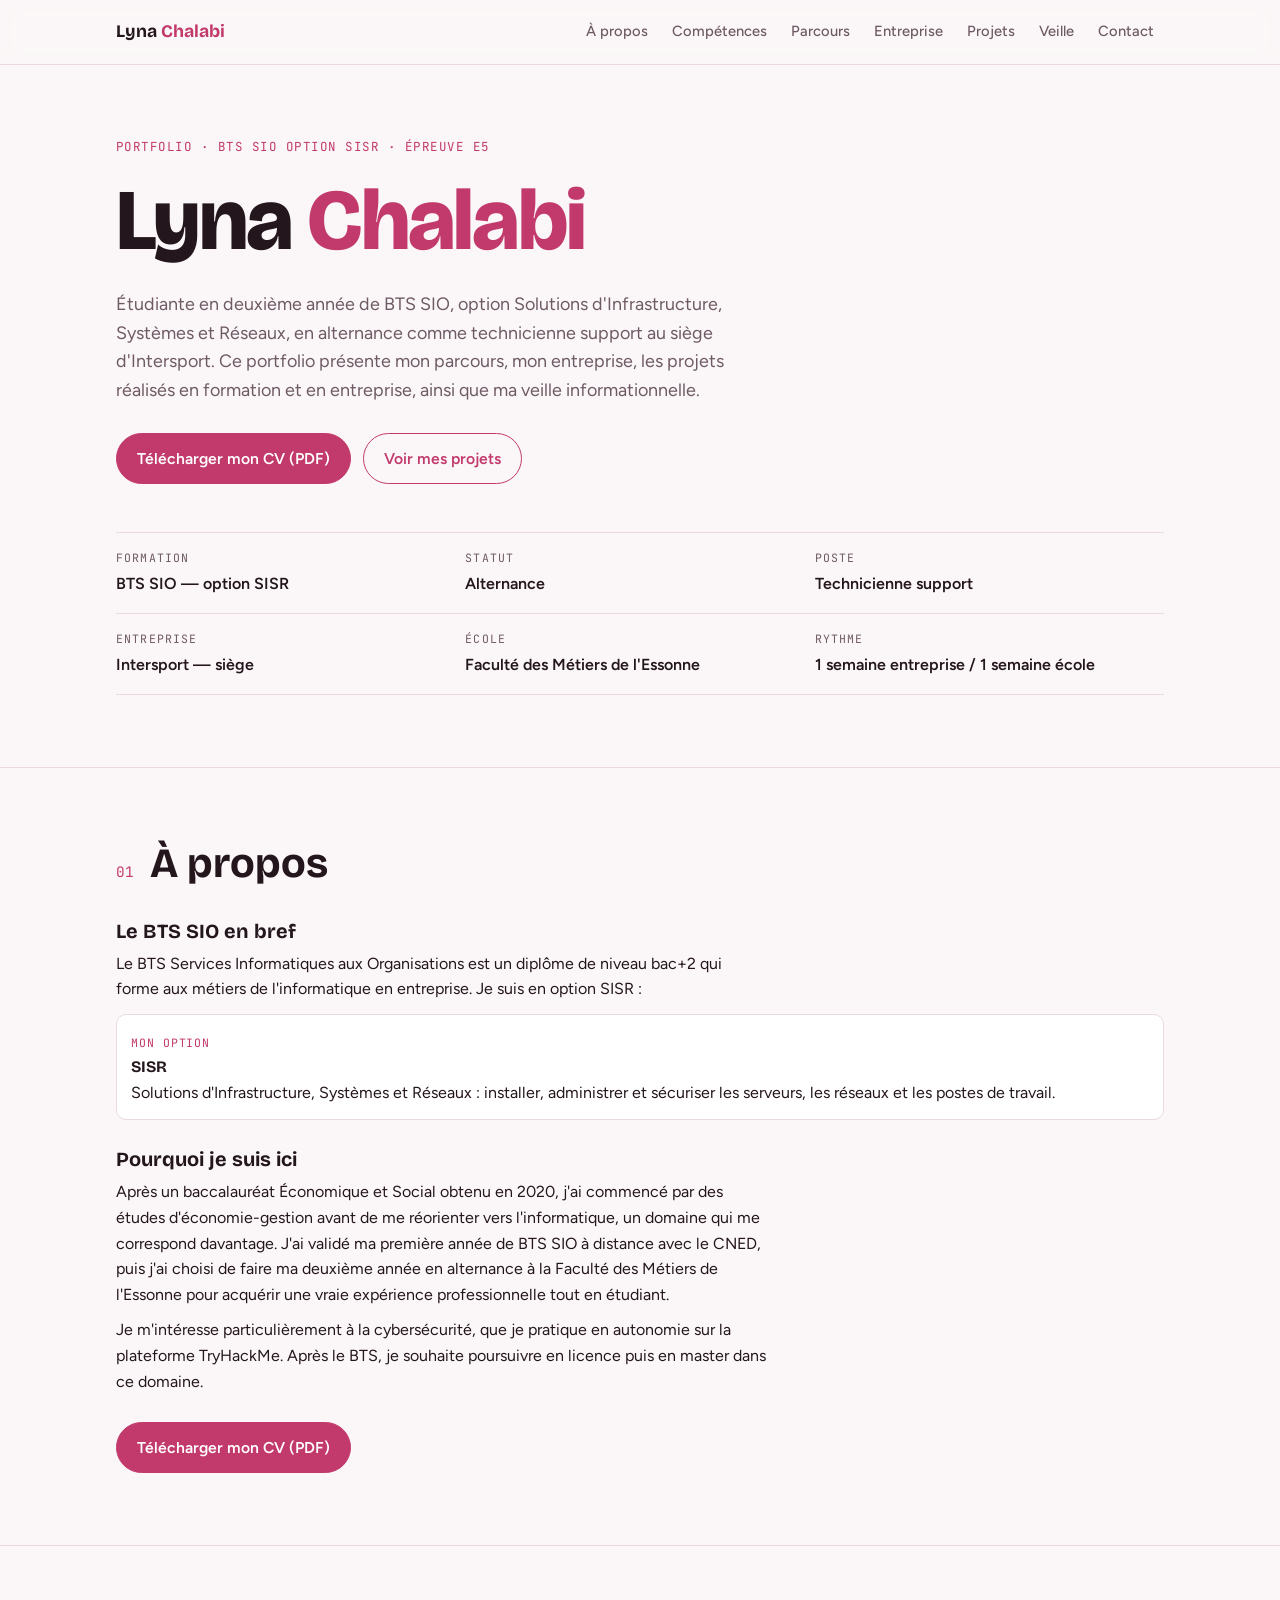
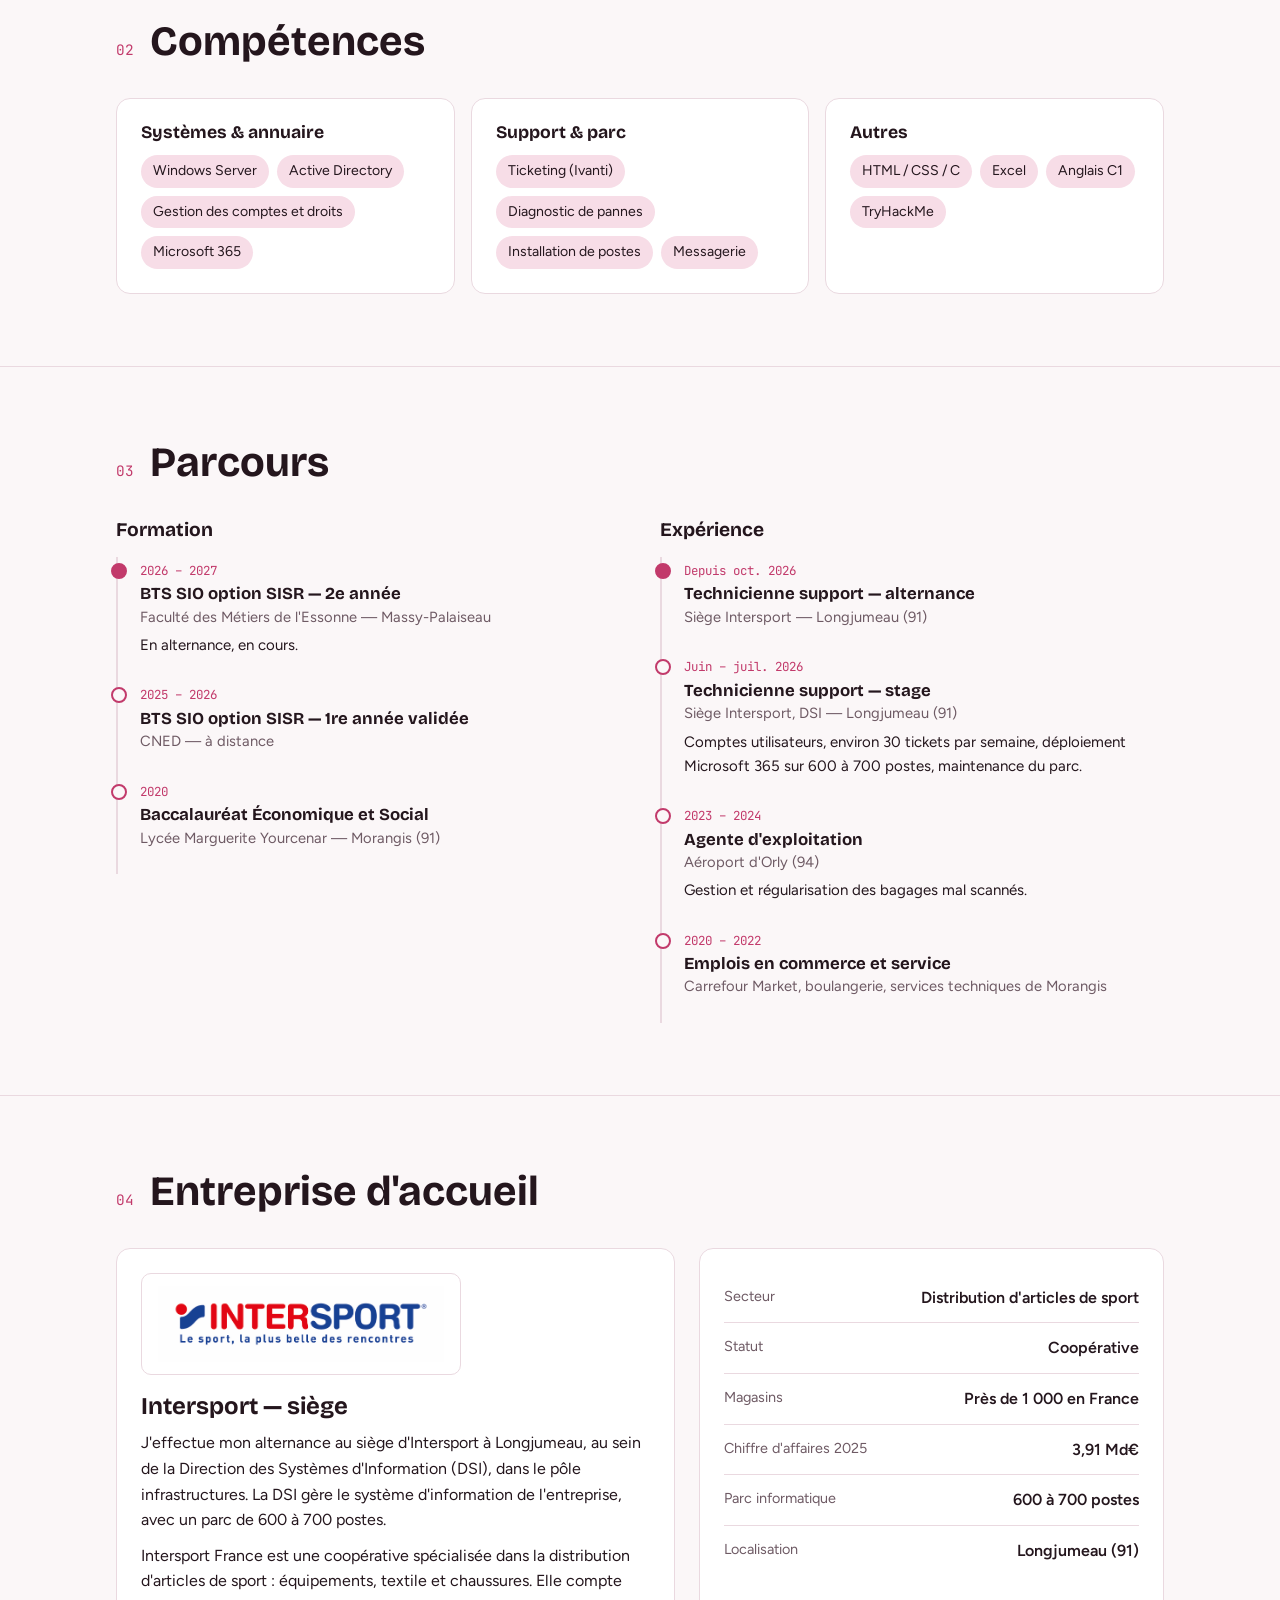
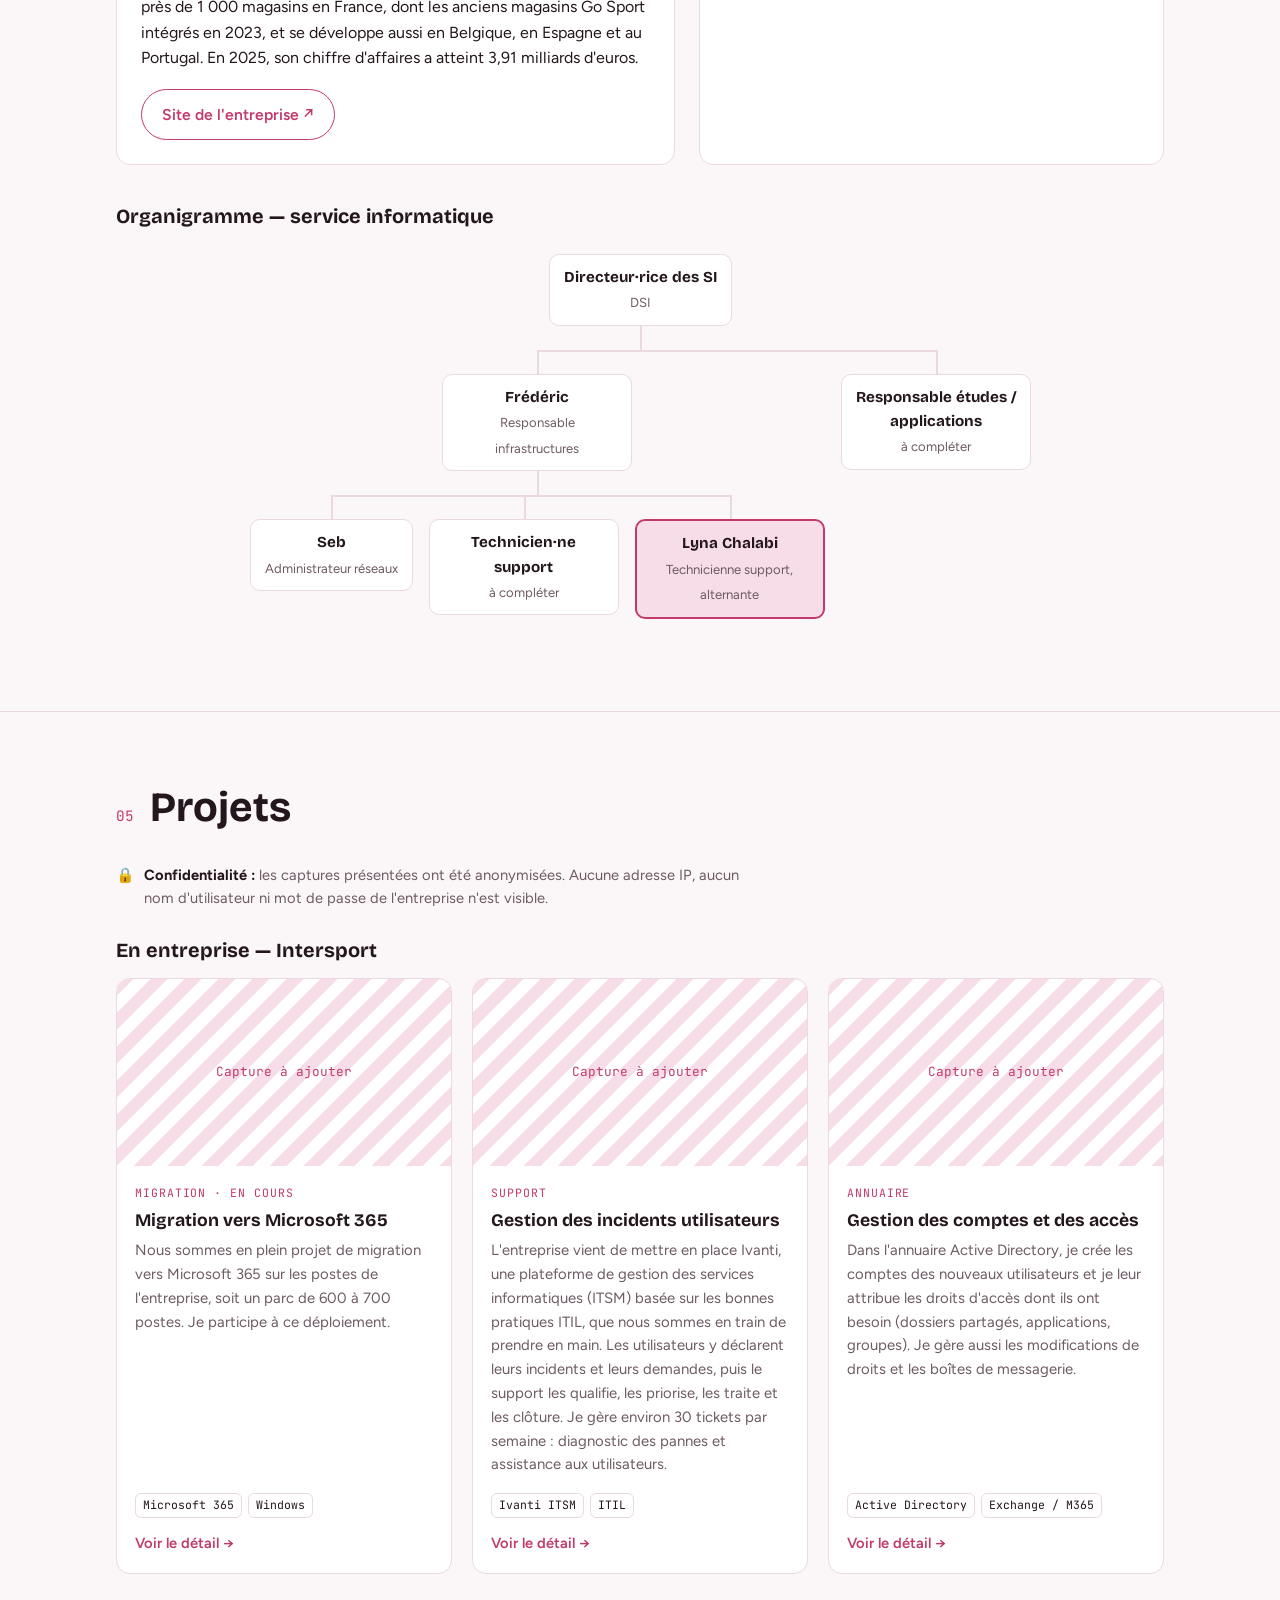
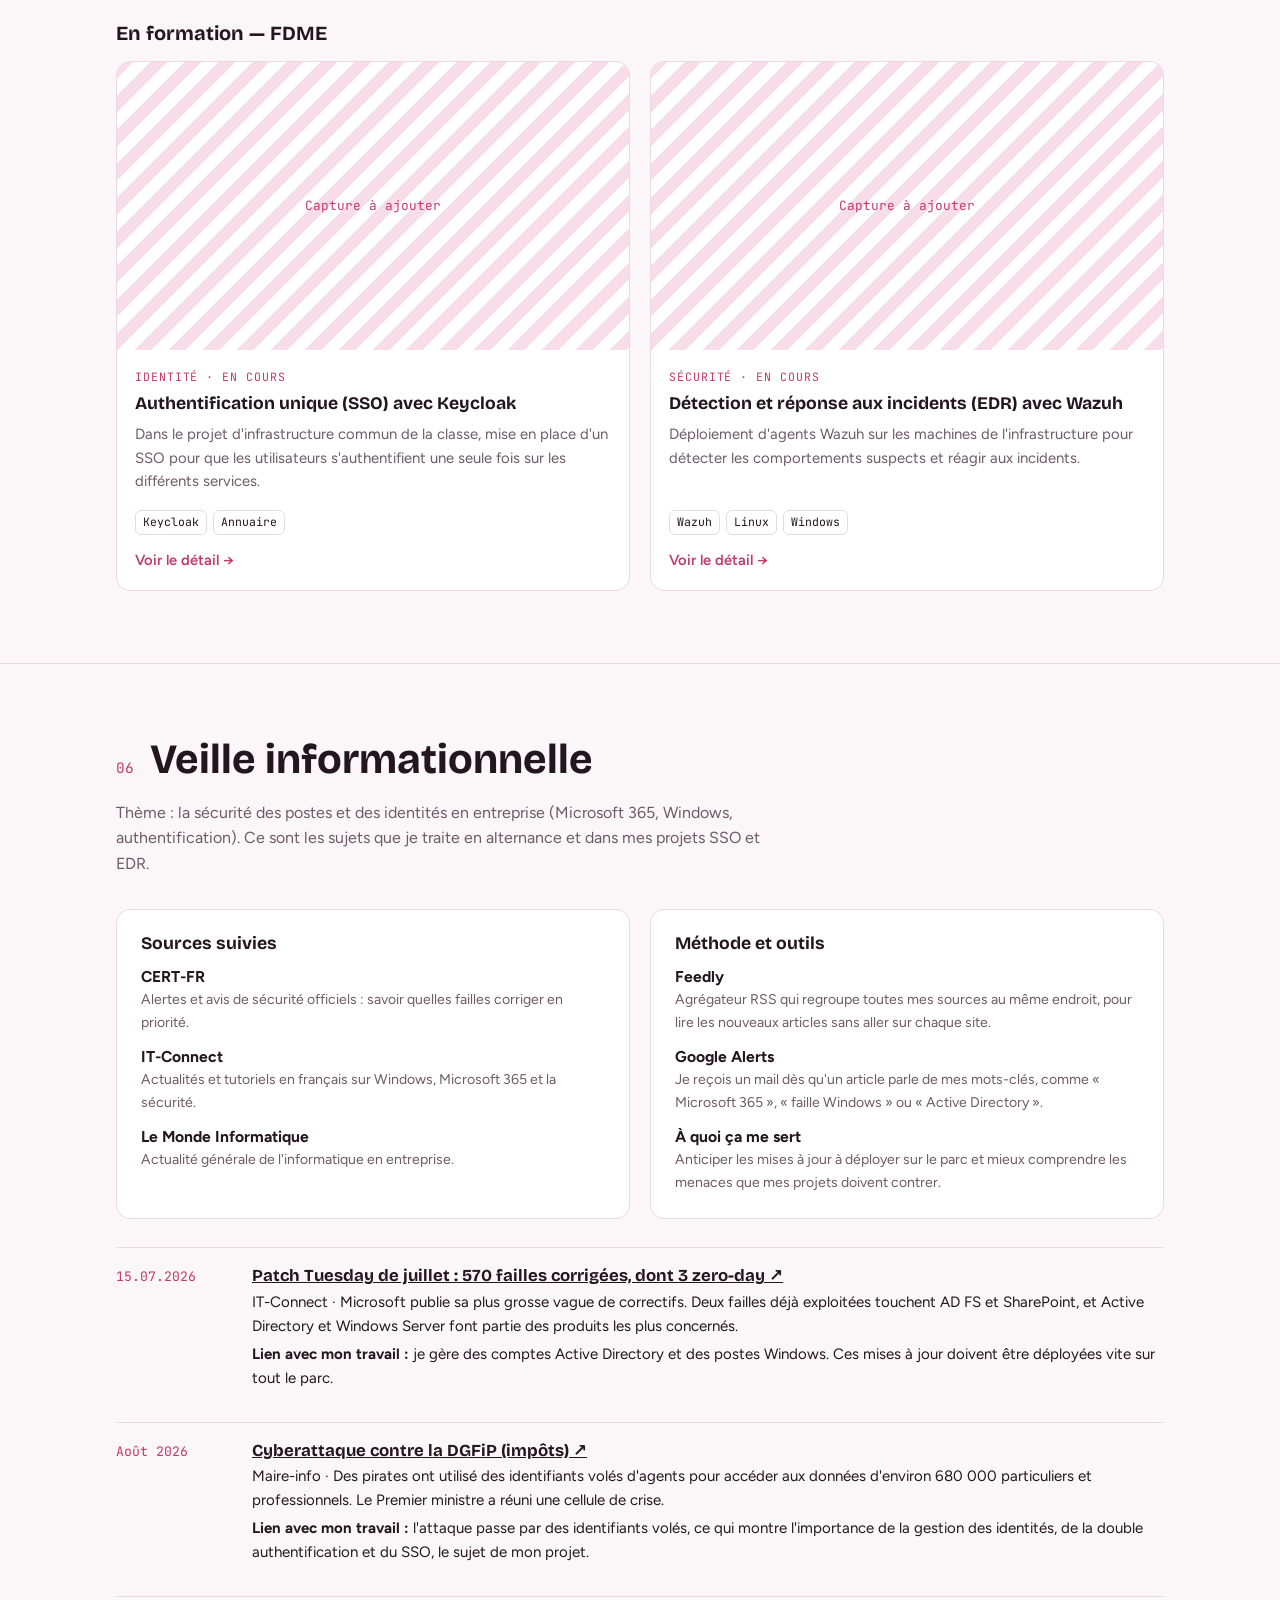
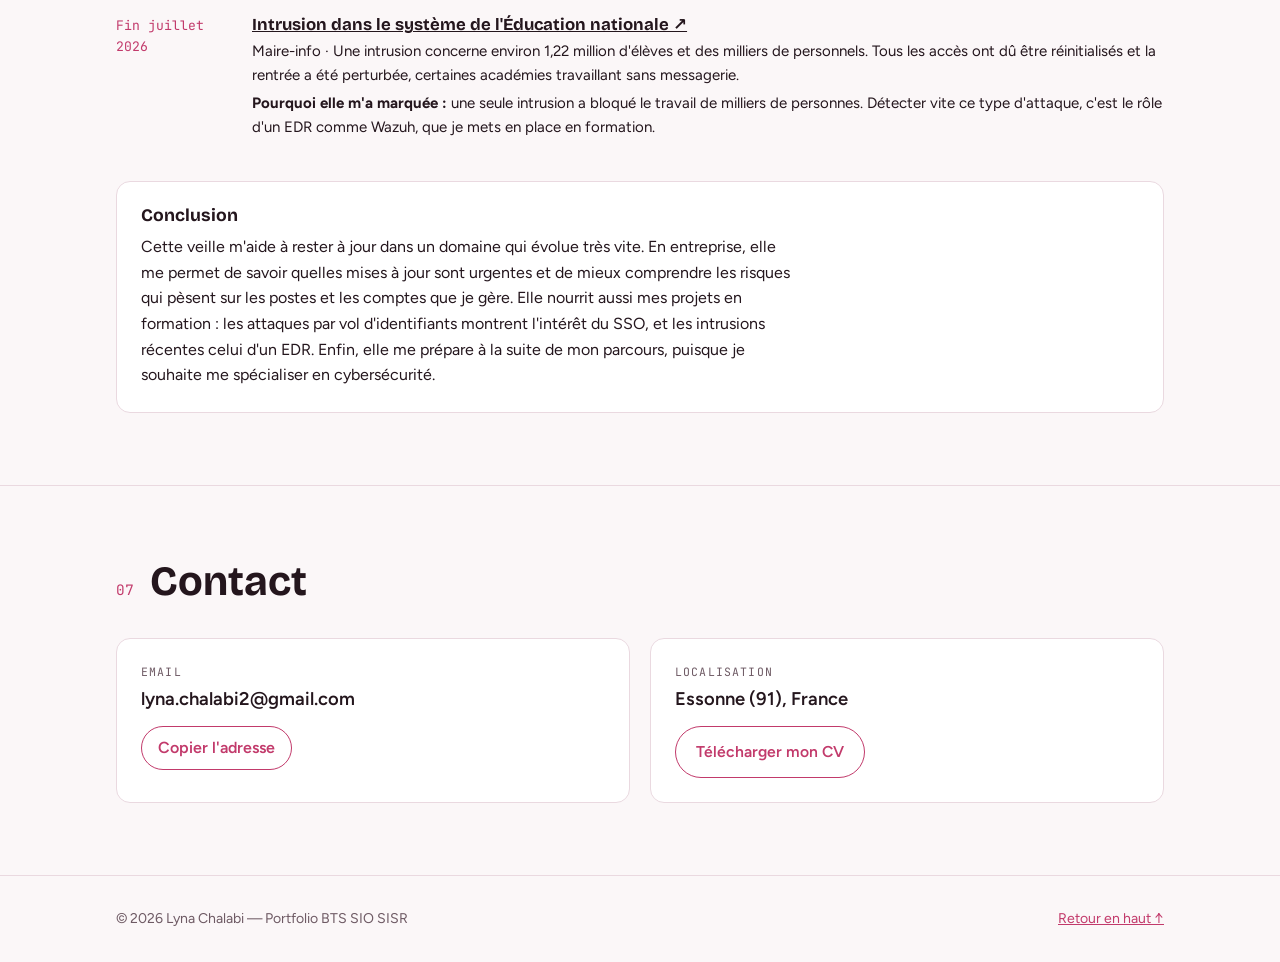
<file: index.html>
<!doctype html>
<html lang="fr">
<head>
<meta charset="utf-8">
<meta name="viewport" content="width=device-width,initial-scale=1,viewport-fit=cover">
<title>Portfolio Lyna Chalabi</title>
<meta name="description" content="Portfolio BTS SIO SISR de Lyna Chalabi, technicienne support en alternance.">
<style>body{margin:0;padding:0}img{max-width:100%}[hidden]{display:none!important}</style>
<link rel="preconnect" href="https://fonts.googleapis.com">
<link rel="preconnect" href="https://fonts.gstatic.com" crossorigin>
<link rel="stylesheet" href="https://fonts.googleapis.com/css2?family=Bricolage+Grotesque:opsz,wght@12..96,500;12..96,700;12..96,800&family=Figtree:wght@400;500;600&family=JetBrains+Mono:wght@400;500&display=swap">
<style>
/* Layout : en-tête collant, sections pleine largeur numérotées 01→07 comme le modèle, colonne centrale 1080px */
:root{
  --bg:#fbf7f8; --surface:#ffffff; --ink:#24161d; --muted:#6e5a64; --line:#ead9e0;
  --rose:#c23a6b; --rose-soft:#f7dde7; --plum:#3d1f2e; --todo:#9a6b00; --todo-bg:#fff4d6;
  --f-display:"Bricolage Grotesque",ui-sans-serif,system-ui,sans-serif;
  --f-body:"Figtree",ui-sans-serif,system-ui,sans-serif;
  --f-mono:"JetBrains Mono",ui-monospace,Menlo,Consolas,monospace;
}
@media (prefers-color-scheme: dark){:root:not([data-theme="light"]){
  --bg:#17101a; --surface:#21172a; --ink:#f4e9ee; --muted:#b9a3ae; --line:#3a2a36;
  --rose:#f07aa3; --rose-soft:#3f1f30; --plum:#f4e9ee; --todo:#f2c45c; --todo-bg:#3a2e12; color-scheme:dark}}
:root[data-theme="dark"]{
  --bg:#17101a; --surface:#21172a; --ink:#f4e9ee; --muted:#b9a3ae; --line:#3a2a36;
  --rose:#f07aa3; --rose-soft:#3f1f30; --plum:#f4e9ee; --todo:#f2c45c; --todo-bg:#3a2e12; color-scheme:dark}

*{box-sizing:border-box}
html{scroll-behavior:smooth}
@media (prefers-reduced-motion:reduce){html{scroll-behavior:auto}}
body{background:var(--bg);color:var(--ink);font-family:var(--f-body);font-size:16px;line-height:1.6}
body::before{content:"";position:fixed;inset:0 0 auto;height:env(safe-area-inset-top,0px);z-index:30;background:var(--bg)}
a{color:var(--rose)}
a:focus-visible,button:focus-visible{outline:2px solid var(--rose);outline-offset:3px;border-radius:4px}
h1,h2,h3,h4{font-family:var(--f-display);line-height:1.15;text-wrap:balance;margin:0}
p{margin:0}
.wrap{max-width:1080px;margin:0 auto;padding-left:max(16px,env(safe-area-inset-left,0px));padding-right:max(16px,env(safe-area-inset-right,0px))}

/* En-tête */
header{position:sticky;top:env(safe-area-inset-top,0px);z-index:20;background:color-mix(in srgb,var(--bg) 88%,transparent);backdrop-filter:blur(10px);border-bottom:1px solid var(--line)}
.nav{display:flex;align-items:center;justify-content:space-between;gap:16px;padding-block:14px}
.brand{font-family:var(--f-display);font-weight:700;font-size:1.1rem;color:var(--ink);text-decoration:none;white-space:nowrap}
.brand span{color:var(--rose)}
.nav ul{display:flex;gap:4px;list-style:none;margin:0;padding:0;flex-wrap:wrap}
.nav ul a{display:block;padding:6px 10px;border-radius:99px;color:var(--muted);text-decoration:none;font-size:.92rem;font-weight:500}
.nav ul a:hover{color:var(--ink);background:var(--rose-soft)}
.menu-btn{display:none;background:none;border:1px solid var(--line);color:var(--ink);border-radius:8px;padding:6px 12px;font:inherit;cursor:pointer}
@media (max-width:860px){
  .menu-btn{display:block}
  .nav{flex-wrap:wrap}
  .nav ul{display:none;width:100%;flex-direction:column;padding-bottom:8px}
  .nav ul.open{display:flex}
}

/* Hero */
.hero{padding-block:72px 56px}
.eyebrow{font-family:var(--f-mono);font-size:.78rem;letter-spacing:.12em;text-transform:uppercase;color:var(--rose)}
.hero h1{font-size:clamp(2.6rem,8vw,5.4rem);font-weight:800;letter-spacing:-.02em;margin-top:14px}
.hero h1 em{font-style:normal;color:var(--rose)}
.hero .lead{max-width:60ch;margin-top:20px;font-size:1.12rem;color:var(--muted)}
.btns{display:flex;gap:12px;flex-wrap:wrap;margin-top:28px}
.btn{display:inline-flex;align-items:center;gap:8px;padding:12px 20px;border-radius:99px;font-weight:600;text-decoration:none;border:1.5px solid var(--rose);font-size:.98rem}
.btn.primary{background:var(--rose);color:var(--surface)}
.btn.primary:hover{filter:brightness(1.08)}
.btn.ghost{color:var(--rose)}
.btn.ghost:hover{background:var(--rose-soft)}
.facts{display:grid;grid-template-columns:repeat(3,minmax(0,1fr));gap:0;margin-top:48px;border-top:1px solid var(--line)}
.facts div{padding:16px 16px 16px 0;border-bottom:1px solid var(--line)}
.facts dt{font-family:var(--f-mono);font-size:.72rem;letter-spacing:.1em;text-transform:uppercase;color:var(--muted)}
.facts dd{margin:4px 0 0;font-weight:600}
@media (max-width:640px){.facts{grid-template-columns:repeat(2,minmax(0,1fr))}}

/* Sections */
section.block{padding-block:72px;border-top:1px solid var(--line)}
.sec-head{display:flex;align-items:baseline;gap:16px;margin-bottom:32px}
.sec-num{font-family:var(--f-mono);font-size:.9rem;color:var(--rose)}
.sec-head h2{font-size:clamp(1.8rem,4vw,2.6rem);font-weight:700}
.sec-intro{max-width:65ch;color:var(--muted);margin:-16px 0 32px}
.card{background:var(--surface);border:1px solid var(--line);border-radius:14px;padding:24px}
.todo{display:inline-block;background:var(--todo-bg);color:var(--todo);font-family:var(--f-mono);font-size:.78rem;padding:2px 8px;border-radius:6px}
p.todo-line{background:var(--todo-bg);color:var(--todo);font-size:.92rem;padding:10px 14px;border-radius:8px}

/* À propos */
.about{display:grid;grid-template-columns:260px minmax(0,1fr);gap:40px;align-items:start}
.photo{aspect-ratio:4/5;max-width:100%;border-radius:14px;background:var(--rose-soft);display:grid;place-items:center;color:var(--rose);font-family:var(--f-mono);font-size:.85rem;text-align:center;padding:16px}
.about-text{display:grid;gap:28px;min-width:0}
.about-text h3{font-size:1.25rem;margin-bottom:8px}
.about-text p{max-width:65ch}
.about-text p + p{margin-top:10px}
.sio-grid{display:grid;grid-template-columns:repeat(2,minmax(0,1fr));gap:12px;margin-top:12px}
.sio-grid div{border:1px solid var(--line);border-radius:10px;padding:14px;background:var(--surface)}
.sio-grid strong{font-family:var(--f-display);display:block}
.sio-grid .tag{font-family:var(--f-mono);font-size:.72rem;color:var(--rose);letter-spacing:.08em}
@media (max-width:760px){.about{grid-template-columns:minmax(0,1fr)}.photo{max-width:220px}.sio-grid{grid-template-columns:minmax(0,1fr)}}

/* Compétences */
.skills{display:grid;grid-template-columns:repeat(3,minmax(0,1fr));gap:16px}
.skills h3{font-size:1.1rem;margin-bottom:12px}
.chips{display:flex;flex-wrap:wrap;gap:8px}
.chip{font-size:.88rem;padding:5px 12px;border-radius:99px;background:var(--rose-soft);color:var(--ink)}
@media (max-width:860px){.skills{grid-template-columns:minmax(0,1fr)}}

/* Parcours */
.timeline-wrap{display:grid;grid-template-columns:repeat(2,minmax(0,1fr));gap:40px}
.timeline-wrap h3{font-size:1.2rem;margin-bottom:16px}
.tl{list-style:none;margin:0;padding:0;border-left:2px solid var(--line)}
.tl li{position:relative;padding:0 0 24px 22px}
.tl li::before{content:"";position:absolute;left:-7px;top:6px;width:12px;height:12px;border-radius:50%;background:var(--bg);border:2px solid var(--rose)}
.tl li.now::before{background:var(--rose)}
.tl .when{font-family:var(--f-mono);font-size:.78rem;color:var(--rose)}
.tl h4{font-size:1.05rem;margin-top:2px}
.tl .where{color:var(--muted);font-size:.92rem}
.tl p{font-size:.94rem;margin-top:4px}
@media (max-width:760px){.timeline-wrap{grid-template-columns:minmax(0,1fr)}}

/* Entreprise */
.company{display:grid;grid-template-columns:minmax(0,1.2fr) minmax(0,1fr);gap:24px}
.company h3{font-size:1.5rem}
.logo-box{background:#ffffff;border:1px solid var(--line);border-radius:10px;padding:12px 16px;margin-bottom:18px;max-width:320px}
.logo-box img{display:block;width:100%;height:auto}
.company p{margin-top:10px}
.kv{display:grid;grid-template-columns:minmax(0,1fr);gap:0;margin:0}
.kv div{display:flex;justify-content:space-between;gap:16px;padding:12px 0;border-bottom:1px solid var(--line)}
.kv div:last-child{border-bottom:0}
.kv dt{color:var(--muted);font-size:.9rem}
.kv dd{margin:0;font-weight:600;text-align:right}
@media (max-width:760px){.company{grid-template-columns:minmax(0,1fr)}}

.org{margin-top:40px}
.org h3{font-size:1.25rem;margin-bottom:6px}
.org-tree{overflow-x:auto;padding-block:20px}
.org-tree ul{list-style:none;margin:0;padding:0;display:flex;justify-content:center;gap:16px;position:relative;padding-top:24px}
.org-tree > ul{padding-top:0;width:max-content;margin:0 auto}
.org-tree li{position:relative;display:flex;flex-direction:column;align-items:center;padding-top:0}
.org-tree ul ul::before{content:"";position:absolute;top:0;left:50%;height:24px;border-left:2px solid var(--line)}
.org-tree ul ul{padding-top:48px}
.org-tree ul ul > li::before{content:"";position:absolute;top:-24px;left:50%;height:24px;border-left:2px solid var(--line)}
.org-tree ul ul > li::after{content:"";position:absolute;top:-24px;left:-8px;right:-8px;border-top:2px solid var(--line)}
.org-tree ul ul > li:first-child::after{left:50%}
.org-tree ul ul > li:last-child::after{right:50%}
.org-tree ul ul > li:only-child::after{display:none}
.node{background:var(--surface);border:1px solid var(--line);border-radius:10px;padding:10px 14px;text-align:center;min-width:150px;max-width:190px}
.node strong{display:block;font-family:var(--f-display);font-size:.95rem}
.node span{font-size:.82rem;color:var(--muted)}
.node.me{border:2px solid var(--rose);background:var(--rose-soft)}
.org-tree .inner{display:flex;gap:16px}

/* Projets */
.conf{display:flex;gap:10px;align-items:flex-start;max-width:70ch;margin-bottom:28px;font-size:.92rem;color:var(--muted)}
.conf b{color:var(--ink)}
.proj-group + .proj-group{margin-top:48px}
.proj-group > h3{font-size:1.25rem;margin-bottom:16px}
.projects{display:grid;grid-template-columns:repeat(3,minmax(0,1fr));gap:20px}
.projects.two{grid-template-columns:repeat(2,minmax(0,1fr))}
.proj{display:flex;flex-direction:column;background:var(--surface);border:1px solid var(--line);border-radius:14px;overflow:hidden}
.proj .img{aspect-ratio:16/9;max-width:100%;background:repeating-linear-gradient(135deg,var(--rose-soft) 0 12px,transparent 12px 24px);display:grid;place-items:center;color:var(--rose);font-family:var(--f-mono);font-size:.8rem}
.proj .body{padding:18px;display:flex;flex-direction:column;gap:8px;flex:1}
.proj .tag{font-family:var(--f-mono);font-size:.72rem;letter-spacing:.08em;text-transform:uppercase;color:var(--rose)}
.proj h4{font-size:1.1rem}
.proj p{font-size:.93rem;color:var(--muted)}
.proj .tools{display:flex;flex-wrap:wrap;gap:6px;margin-top:auto;padding-top:8px}
.proj .tools span{font-family:var(--f-mono);font-size:.72rem;border:1px solid var(--line);border-radius:6px;padding:2px 7px}
.proj{position:relative;transition:transform .15s ease,border-color .15s ease,box-shadow .15s ease}
.proj:hover{transform:translateY(-3px);border-color:var(--rose);box-shadow:0 8px 24px -12px color-mix(in srgb,var(--rose) 45%,transparent)}
.proj-link{color:inherit;text-decoration:none}
.proj-link::after{content:"";position:absolute;inset:0;border-radius:14px}
.proj-link:focus-visible{outline:none}
.proj:has(.proj-link:focus-visible){outline:2px solid var(--rose);outline-offset:3px}
.proj .more{font-weight:600;color:var(--rose);font-size:.92rem;padding-top:6px}
@media (prefers-reduced-motion:reduce){.proj{transition:none}.proj:hover{transform:none}}
@media (max-width:860px){.projects,.projects.two{grid-template-columns:minmax(0,1fr)}}

/* Veille */
.veille-top{display:grid;grid-template-columns:repeat(2,minmax(0,1fr));gap:20px}
.veille-top h3{font-size:1.1rem;margin-bottom:10px}
.sources{list-style:none;margin:0;padding:0;display:grid;gap:10px}
.sources li{display:flex;flex-direction:column}
.sources strong{font-size:.98rem}
.sources span{font-size:.88rem;color:var(--muted)}
.articles{display:grid;gap:14px;margin-top:28px}
.article{display:grid;grid-template-columns:120px minmax(0,1fr);gap:16px;padding:18px 0;border-top:1px solid var(--line)}
.article .date{font-family:var(--f-mono);font-size:.82rem;color:var(--rose);font-variant-numeric:tabular-nums}
.article h4{font-size:1.05rem}
.article p{font-size:.94rem;margin-top:4px}
.article .link{color:var(--ink)}
@media (max-width:760px){.veille-top{grid-template-columns:minmax(0,1fr)}.article{grid-template-columns:minmax(0,1fr);gap:4px}}

/* Contact */
.contact{display:grid;grid-template-columns:repeat(2,minmax(0,1fr));gap:20px}
.contact .label{font-family:var(--f-mono);font-size:.72rem;letter-spacing:.1em;text-transform:uppercase;color:var(--muted)}
.contact .val{font-size:1.15rem;font-weight:600;margin-top:4px;word-break:break-all}
.copy{margin-top:12px;background:none;border:1.5px solid var(--rose);color:var(--rose);border-radius:99px;padding:8px 16px;font:inherit;font-weight:600;cursor:pointer}
.copy:hover{background:var(--rose-soft)}
@media (max-width:640px){.contact{grid-template-columns:minmax(0,1fr)}}

footer{border-top:1px solid var(--line);padding-block:32px;color:var(--muted);font-size:.88rem}
footer .wrap{display:flex;justify-content:space-between;gap:16px;flex-wrap:wrap}
</style>
</head>
<body>
<header>
  <nav class="wrap nav" aria-label="Navigation principale">
    <a href="#accueil" class="brand">Lyna <span>Chalabi</span></a>
    <button class="menu-btn" id="menuBtn" aria-expanded="false" aria-controls="menu">Menu</button>
    <ul id="menu">
      <li><a href="#apropos">À propos</a></li>
      <li><a href="#competences">Compétences</a></li>
      <li><a href="#parcours">Parcours</a></li>
      <li><a href="#entreprise">Entreprise</a></li>
      <li><a href="#projets">Projets</a></li>
      <li><a href="#veille">Veille</a></li>
      <li><a href="#contact">Contact</a></li>
    </ul>
  </nav>
</header>

<main>
  <!-- ACCUEIL -->
  <section class="wrap hero" id="accueil">
    <p class="eyebrow">Portfolio · BTS SIO option SISR · Épreuve E5</p>
    <h1>Lyna <em>Chalabi</em></h1>
    <p class="lead">Étudiante en deuxième année de BTS SIO, option Solutions d'Infrastructure, Systèmes et Réseaux, en alternance comme technicienne support au siège d'Intersport. Ce portfolio présente mon parcours, mon entreprise, les projets réalisés en formation et en entreprise, ainsi que ma veille informationnelle.</p>
    <div class="btns">
      <a class="btn primary" href="assets/CV_Lyna_Chalabi.pdf" target="_blank" rel="noopener">Télécharger mon CV (PDF)</a>
      <a class="btn ghost" href="#projets">Voir mes projets</a>
    </div>
    <dl class="facts">
      <div><dt>Formation</dt><dd>BTS SIO — option SISR</dd></div>
      <div><dt>Statut</dt><dd>Alternance</dd></div>
      <div><dt>Poste</dt><dd>Technicienne support</dd></div>
      <div><dt>Entreprise</dt><dd>Intersport — siège</dd></div>
      <div><dt>École</dt><dd>Faculté des Métiers de l'Essonne</dd></div>
      <div><dt>Rythme</dt><dd>1 semaine entreprise / 1 semaine école</dd></div>
    </dl>
  </section>

  <!-- 01 À PROPOS -->
  <section class="block" id="apropos">
    <div class="wrap">
      <div class="sec-head"><span class="sec-num">01</span><h2>À propos</h2></div>
      <div class="about" style="grid-template-columns:minmax(0,1fr)">
        <div class="about-text">
          <div>
            <h3>Le BTS SIO en bref</h3>
            <p>Le BTS Services Informatiques aux Organisations est un diplôme de niveau bac+2 qui forme aux métiers de l'informatique en entreprise. Je suis en option SISR :</p>
            <div class="sio-grid" style="grid-template-columns:minmax(0,1fr)">
              <div><span class="tag">MON OPTION</span><strong>SISR</strong>Solutions d'Infrastructure, Systèmes et Réseaux : installer, administrer et sécuriser les serveurs, les réseaux et les postes de travail.</div>
            </div>
          </div>
          <div>
            <h3>Pourquoi je suis ici</h3>
            <p>Après un baccalauréat Économique et Social obtenu en 2020, j'ai commencé par des études d'économie-gestion avant de me réorienter vers l'informatique, un domaine qui me correspond davantage. J'ai validé ma première année de BTS SIO à distance avec le CNED, puis j'ai choisi de faire ma deuxième année en alternance à la Faculté des Métiers de l'Essonne pour acquérir une vraie expérience professionnelle tout en étudiant.</p>
            <p>Je m'intéresse particulièrement à la cybersécurité, que je pratique en autonomie sur la plateforme TryHackMe. Après le BTS, je souhaite poursuivre en licence puis en master dans ce domaine.</p>
          </div>
          <div class="btns" style="margin-top:0">
            <a class="btn primary" href="assets/CV_Lyna_Chalabi.pdf" target="_blank" rel="noopener">Télécharger mon CV (PDF)</a>
          </div>
        </div>
      </div>
    </div>
  </section>

  <!-- 02 COMPÉTENCES -->
  <section class="block" id="competences">
    <div class="wrap">
      <div class="sec-head"><span class="sec-num">02</span><h2>Compétences</h2></div>
      <div class="skills">
        <div class="card"><h3>Systèmes & annuaire</h3><div class="chips"><span class="chip">Windows Server</span><span class="chip">Active Directory</span><span class="chip">Gestion des comptes et droits</span><span class="chip">Microsoft 365</span></div></div>
        <div class="card"><h3>Support & parc</h3><div class="chips"><span class="chip">Ticketing (Ivanti)</span><span class="chip">Diagnostic de pannes</span><span class="chip">Installation de postes</span><span class="chip">Messagerie</span></div></div>
        <div class="card"><h3>Autres</h3><div class="chips"><span class="chip">HTML / CSS / C</span><span class="chip">Excel</span><span class="chip">Anglais C1</span><span class="chip">TryHackMe</span></div></div>
      </div>
    </div>
  </section>

  <!-- 03 PARCOURS -->
  <section class="block" id="parcours">
    <div class="wrap">
      <div class="sec-head"><span class="sec-num">03</span><h2>Parcours</h2></div>
      <div class="timeline-wrap">
        <div>
          <h3>Formation</h3>
          <ol class="tl">
            <li class="now"><span class="when">2026 – 2027</span><h4>BTS SIO option SISR — 2e année</h4><span class="where">Faculté des Métiers de l'Essonne — Massy-Palaiseau</span><p>En alternance, en cours.</p></li>
            <li><span class="when">2025 – 2026</span><h4>BTS SIO option SISR — 1re année validée</h4><span class="where">CNED — à distance</span></li>
            <li><span class="when">2020</span><h4>Baccalauréat Économique et Social</h4><span class="where">Lycée Marguerite Yourcenar — Morangis (91)</span></li>
          </ol>
        </div>
        <div>
          <h3>Expérience</h3>
          <ol class="tl">
            <li class="now"><span class="when">Depuis oct. 2026</span><h4>Technicienne support — alternance</h4><span class="where">Siège Intersport — Longjumeau (91)</span></li>
            <li><span class="when">Juin – juil. 2026</span><h4>Technicienne support — stage</h4><span class="where">Siège Intersport, DSI — Longjumeau (91)</span><p>Comptes utilisateurs, environ 30 tickets par semaine, déploiement Microsoft 365 sur 600 à 700 postes, maintenance du parc.</p></li>
            <li><span class="when">2023 – 2024</span><h4>Agente d'exploitation</h4><span class="where">Aéroport d'Orly (94)</span><p>Gestion et régularisation des bagages mal scannés.</p></li>
            <li><span class="when">2020 – 2022</span><h4>Emplois en commerce et service</h4><span class="where">Carrefour Market, boulangerie, services techniques de Morangis</span></li>
          </ol>
        </div>
      </div>
    </div>
  </section>

  <!-- 04 ENTREPRISE -->
  <section class="block" id="entreprise">
    <div class="wrap">
      <div class="sec-head"><span class="sec-num">04</span><h2>Entreprise d'accueil</h2></div>
      <div class="company">
        <div class="card">
          <div class="logo-box"><img src="assets/logo-intersport.png" alt="Logo Intersport"></div>
          <h3>Intersport — siège</h3>
          <p>J'effectue mon alternance au siège d'Intersport à Longjumeau, au sein de la Direction des Systèmes d'Information (DSI), dans le pôle infrastructures. La DSI gère le système d'information de l'entreprise, avec un parc de 600 à 700 postes.</p>
          <p>Intersport France est une coopérative spécialisée dans la distribution d'articles de sport : équipements, textile et chaussures. Elle compte près de 1 000 magasins en France, dont les anciens magasins Go Sport intégrés en 2023, et se développe aussi en Belgique, en Espagne et au Portugal. En 2025, son chiffre d'affaires a atteint 3,91 milliards d'euros.</p>
          <div class="btns" style="margin-top:18px"><a class="btn ghost" href="https://www.intersport.fr/" target="_blank" rel="noopener">Site de l'entreprise ↗</a></div>
        </div>
        <div class="card">
          <dl class="kv">
            <div><dt>Secteur</dt><dd>Distribution d'articles de sport</dd></div>
            <div><dt>Statut</dt><dd>Coopérative</dd></div>
            <div><dt>Magasins</dt><dd>Près de 1 000 en France</dd></div>
            <div><dt>Chiffre d'affaires 2025</dt><dd>3,91 Md€</dd></div>
            <div><dt>Parc informatique</dt><dd>600 à 700 postes</dd></div>
            <div><dt>Localisation</dt><dd>Longjumeau (91)</dd></div>
          </dl>
        </div>
      </div>

      <div class="org">
        <h3>Organigramme — service informatique</h3>
                <div class="org-tree">
          <ul>
            <li>
              <div class="node"><strong>Directeur·rice des SI</strong><span>DSI</span></div>
              <ul>
                <li>
                  <div class="node"><strong>Frédéric</strong><span>Responsable infrastructures</span></div>
                  <ul>
                    <li><div class="node"><strong>Seb</strong><span>Administrateur réseaux</span></div></li>
                    <li><div class="node"><strong>Technicien·ne support</strong><span>à compléter</span></div></li>
                    <li><div class="node me"><strong>Lyna Chalabi</strong><span>Technicienne support, alternante</span></div></li>
                  </ul>
                </li>
                <li>
                  <div class="node"><strong>Responsable études / applications</strong><span>à compléter</span></div>
                </li>
              </ul>
            </li>
          </ul>
        </div>
      </div>
    </div>
  </section>

  <!-- 05 PROJETS -->
  <section class="block" id="projets">
    <div class="wrap">
      <div class="sec-head"><span class="sec-num">05</span><h2>Projets</h2></div>
      <p class="conf"><span aria-hidden="true">🔒</span><span><b>Confidentialité :</b> les captures présentées ont été anonymisées. Aucune adresse IP, aucun nom d'utilisateur ni mot de passe de l'entreprise n'est visible.</span></p>

      <div class="proj-group">
        <h3>En entreprise — Intersport</h3>
        <div class="projects">
          <article class="proj">
            <div class="img">Capture à ajouter</div>
            <div class="body">
              <span class="tag">Migration · en cours</span>
              <h4><a class="proj-link" href="projets/migration-m365.html">Migration vers Microsoft 365</a></h4>
              <p>Nous sommes en plein projet de migration vers Microsoft 365 sur les postes de l'entreprise, soit un parc de 600 à 700 postes. Je participe à ce déploiement.</p>
              <div class="tools"><span>Microsoft 365</span><span>Windows</span></div>
              <span class="more">Voir le détail →</span>
            </div>
          </article>
          <article class="proj">
            <div class="img">Capture à ajouter</div>
            <div class="body">
              <span class="tag">Support</span>
              <h4><a class="proj-link" href="projets/gestion-incidents.html">Gestion des incidents utilisateurs</a></h4>
              <p>L'entreprise vient de mettre en place Ivanti, une plateforme de gestion des services informatiques (ITSM) basée sur les bonnes pratiques ITIL, que nous sommes en train de prendre en main. Les utilisateurs y déclarent leurs incidents et leurs demandes, puis le support les qualifie, les priorise, les traite et les clôture. Je gère environ 30 tickets par semaine : diagnostic des pannes et assistance aux utilisateurs.</p>
              <div class="tools"><span>Ivanti ITSM</span><span>ITIL</span></div>
              <span class="more">Voir le détail →</span>
            </div>
          </article>
          <article class="proj">
            <div class="img">Capture à ajouter</div>
            <div class="body">
              <span class="tag">Annuaire</span>
              <h4><a class="proj-link" href="projets/comptes-acces.html">Gestion des comptes et des accès</a></h4>
              <p>Dans l'annuaire Active Directory, je crée les comptes des nouveaux utilisateurs et je leur attribue les droits d'accès dont ils ont besoin (dossiers partagés, applications, groupes). Je gère aussi les modifications de droits et les boîtes de messagerie.</p>
              <div class="tools"><span>Active Directory</span><span>Exchange / M365</span></div>
              <span class="more">Voir le détail →</span>
            </div>
          </article>
        </div>
      </div>

      <div class="proj-group">
        <h3>En formation — FDME</h3>
        <div class="projects two">
          <article class="proj">
            <div class="img">Capture à ajouter</div>
            <div class="body">
              <span class="tag">Identité · en cours</span>
              <h4><a class="proj-link" href="projets/sso-keycloak.html">Authentification unique (SSO) avec Keycloak</a></h4>
              <p>Dans le projet d'infrastructure commun de la classe, mise en place d'un SSO pour que les utilisateurs s'authentifient une seule fois sur les différents services.</p>
              <div class="tools"><span>Keycloak</span><span>Annuaire</span></div>
              <span class="more">Voir le détail →</span>
            </div>
          </article>
          <article class="proj">
            <div class="img">Capture à ajouter</div>
            <div class="body">
              <span class="tag">Sécurité · en cours</span>
              <h4><a class="proj-link" href="projets/edr-wazuh.html">Détection et réponse aux incidents (EDR) avec Wazuh</a></h4>
              <p>Déploiement d'agents Wazuh sur les machines de l'infrastructure pour détecter les comportements suspects et réagir aux incidents.</p>
              <div class="tools"><span>Wazuh</span><span>Linux</span><span>Windows</span></div>
              <span class="more">Voir le détail →</span>
            </div>
          </article>
        </div>
      </div>
    </div>
  </section>

  <!-- 06 VEILLE -->
  <section class="block" id="veille">
    <div class="wrap">
      <div class="sec-head"><span class="sec-num">06</span><h2>Veille informationnelle</h2></div>
      <p class="sec-intro">Thème : la sécurité des postes et des identités en entreprise (Microsoft 365, Windows, authentification). Ce sont les sujets que je traite en alternance et dans mes projets SSO et EDR.</p>
      <div class="veille-top">
        <div class="card">
          <h3>Sources suivies</h3>
          <ul class="sources">
            <li><strong>CERT-FR</strong><span>Alertes et avis de sécurité officiels : savoir quelles failles corriger en priorité.</span></li>
            <li><strong>IT-Connect</strong><span>Actualités et tutoriels en français sur Windows, Microsoft 365 et la sécurité.</span></li>
            <li><strong>Le Monde Informatique</strong><span>Actualité générale de l'informatique en entreprise.</span></li>
          </ul>
        </div>
        <div class="card">
          <h3>Méthode et outils</h3>
          <ul class="sources">
            <li><strong>Feedly</strong><span>Agrégateur RSS qui regroupe toutes mes sources au même endroit, pour lire les nouveaux articles sans aller sur chaque site.</span></li>
            <li><strong>Google Alerts</strong><span>Je reçois un mail dès qu'un article parle de mes mots-clés, comme « Microsoft 365 », « faille Windows » ou « Active Directory ».</span></li>
            <li><strong>À quoi ça me sert</strong><span>Anticiper les mises à jour à déployer sur le parc et mieux comprendre les menaces que mes projets doivent contrer.</span></li>
          </ul>
        </div>
      </div>

      <div class="articles">
        <article class="article">
          <span class="date">15.07.2026</span>
          <div><h4><a class="link" href="https://www.it-connect.fr/patch-tuesday-juillet-2026-570-failles-de-securite-corrigees-dont-3-zero-day/" target="_blank" rel="noopener">Patch Tuesday de juillet : 570 failles corrigées, dont 3 zero-day ↗</a></h4><p>IT-Connect · Microsoft publie sa plus grosse vague de correctifs. Deux failles déjà exploitées touchent AD FS et SharePoint, et Active Directory et Windows Server font partie des produits les plus concernés.</p><p><b>Lien avec mon travail :</b> je gère des comptes Active Directory et des postes Windows. Ces mises à jour doivent être déployées vite sur tout le parc.</p></div>
        </article>
        <article class="article">
          <span class="date">Août 2026</span>
          <div><h4><a class="link" href="https://www.maire-info.com/un-ete-2026-marque-par-les-vols-de-donnees-et-les-cyberattaques-article2-31026" target="_blank" rel="noopener">Cyberattaque contre la DGFiP (impôts) ↗</a></h4><p>Maire-info · Des pirates ont utilisé des identifiants volés d'agents pour accéder aux données d'environ 680 000 particuliers et professionnels. Le Premier ministre a réuni une cellule de crise.</p><p><b>Lien avec mon travail :</b> l'attaque passe par des identifiants volés, ce qui montre l'importance de la gestion des identités, de la double authentification et du SSO, le sujet de mon projet.</p></div>
        </article>
        <article class="article">
          <span class="date">Fin juillet 2026</span>
          <div><h4><a class="link" href="https://www.maire-info.com/un-ete-2026-marque-par-les-vols-de-donnees-et-les-cyberattaques-article2-31026" target="_blank" rel="noopener">Intrusion dans le système de l'Éducation nationale ↗</a></h4><p>Maire-info · Une intrusion concerne environ 1,22 million d'élèves et des milliers de personnels. Tous les accès ont dû être réinitialisés et la rentrée a été perturbée, certaines académies travaillant sans messagerie.</p><p><b>Pourquoi elle m'a marquée :</b> une seule intrusion a bloqué le travail de milliers de personnes. Détecter vite ce type d'attaque, c'est le rôle d'un EDR comme Wazuh, que je mets en place en formation.</p></div>
        </article>
      </div>
      <div class="card" style="margin-top:24px"><h3 style="font-size:1.1rem;margin-bottom:8px">Conclusion</h3><p style="max-width:65ch">Cette veille m'aide à rester à jour dans un domaine qui évolue très vite. En entreprise, elle me permet de savoir quelles mises à jour sont urgentes et de mieux comprendre les risques qui pèsent sur les postes et les comptes que je gère. Elle nourrit aussi mes projets en formation : les attaques par vol d'identifiants montrent l'intérêt du SSO, et les intrusions récentes celui d'un EDR. Enfin, elle me prépare à la suite de mon parcours, puisque je souhaite me spécialiser en cybersécurité.</p></div>
    </div>
  </section>

  <!-- 07 CONTACT -->
  <section class="block" id="contact">
    <div class="wrap">
      <div class="sec-head"><span class="sec-num">07</span><h2>Contact</h2></div>
      <div class="contact">
        <div class="card">
          <div class="label">Email</div>
          <div class="val" id="mail">lyna.chalabi2@gmail.com</div>
          <button class="copy" id="copyBtn" type="button">Copier l'adresse</button>
        </div>
        <div class="card">
          <div class="label">Localisation</div>
          <div class="val">Essonne (91), France</div>
          <div class="btns" style="margin-top:12px"><a class="btn ghost" href="assets/CV_Lyna_Chalabi.pdf" target="_blank" rel="noopener">Télécharger mon CV</a></div>
        </div>
      </div>
    </div>
  </section>
</main>

<footer>
  <div class="wrap">
    <span>© 2026 Lyna Chalabi — Portfolio BTS SIO SISR</span>
    <a href="#accueil">Retour en haut ↑</a>
  </div>
</footer>

<script>
(function(){
  var btn=document.getElementById('menuBtn'),menu=document.getElementById('menu');
  btn.addEventListener('click',function(){var o=menu.classList.toggle('open');btn.setAttribute('aria-expanded',o)});
  menu.addEventListener('click',function(e){if(e.target.tagName==='A'){menu.classList.remove('open');btn.setAttribute('aria-expanded','false')}});
  var c=document.getElementById('copyBtn');
  c.addEventListener('click',function(){
    var t=document.getElementById('mail').textContent;
    var done=function(){c.textContent='Adresse copiée';setTimeout(function(){c.textContent="Copier l'adresse"},2000)};
    var fallback=function(){var r=document.createRange();r.selectNodeContents(document.getElementById('mail'));var s=getSelection();s.removeAllRanges();s.addRange(r)};
    if(navigator.clipboard){navigator.clipboard.writeText(t).then(done,fallback)}else{fallback()}
  });
})();
</script>

</body></html>
</file>
